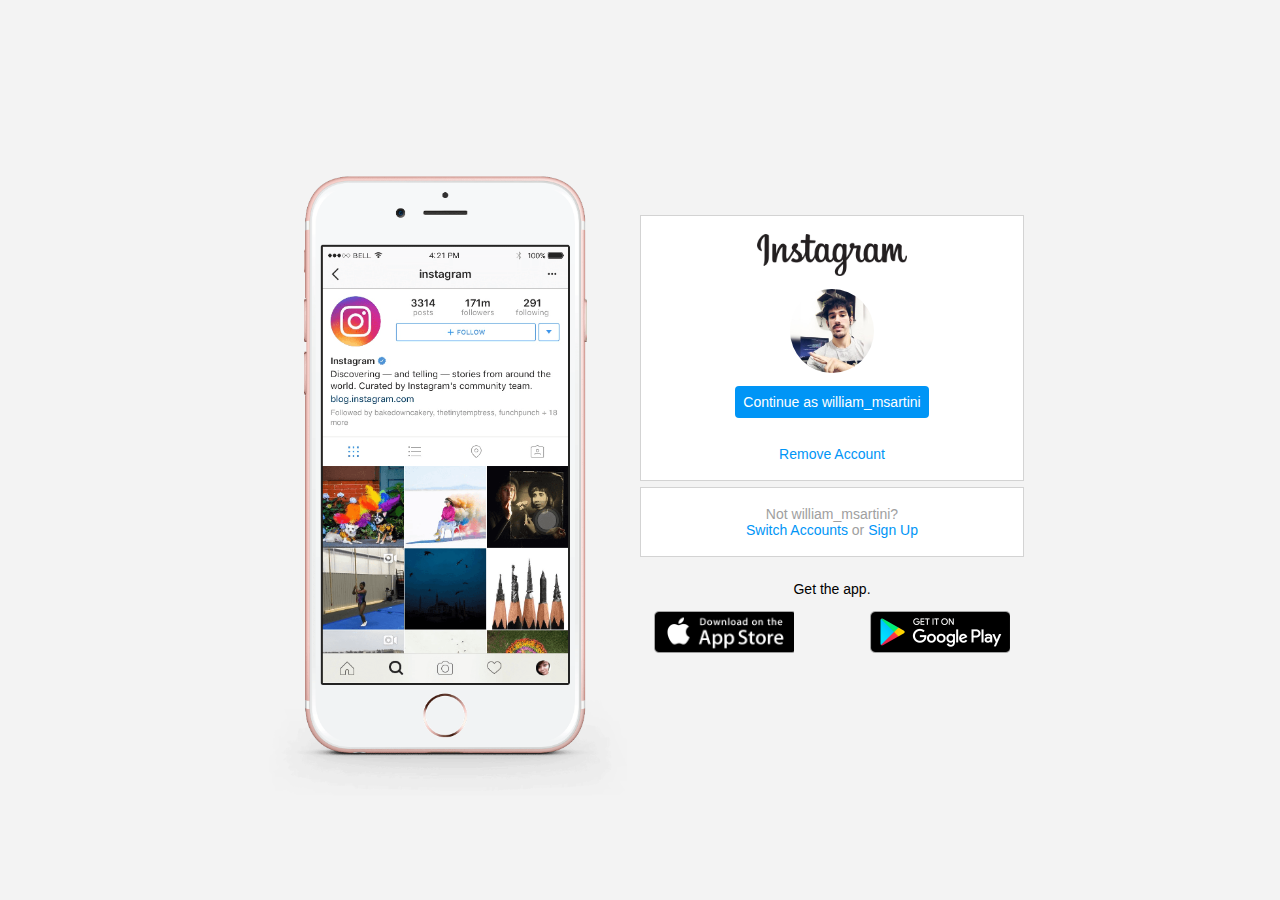
<file: 03.instagram-login/index.html>
<!DOCTYPE html>
<html lang="en">
<head>
    <meta charset="UTF-8">
    <meta http-equiv="X-UA-Compatible" content="IE=edge">
    <meta name="viewport" content="width=device-width, initial-scale=1.0">
    <link href="index.css" rel="stylesheet"/>
    <title>Instagram</title>
    </head>

    <body>
        <div class="instagram-wrapper">
            <div class="instagram-phone">
                <img src="img/instagram-celular.png" alt="celular" />
            </div><!--instagram-phone-->

            <div class="instagram-continue">
                <div class="group">
                    <img src="img/instagram-logo.png" class="instagram-logo" alt="instagram-logo" />

                    <div class="profile-photo">
                        <img src="img/perfil-instagram.jpg" alt="foto do perfil" />
                    </div><!--profile-photo-->

                    <a href="#" class="instagram-login">Continue as william_msartini</a>
                    <a href="#" class="instagram-logout">Remove Account</a>
                </div><!--group-->

                <div class="group">
                    <p class="not-account">Not william_msartini?</p>
                    <p class="not-account">
                        <span class="link-blue">Switch Accounts</span>
                        or
                        <span class="link-blue">Sign Up</span>
                    </p>
                </div><!--group-->

                <div class="get-the-app">
                    <p class="get-app">Get the app.</p>

                    <div class="download">
                        <a href="#" class="app-download"></a>
                        <a href="#" class="app-download"></a>
                    </div>
                </div>
            </div><!--instagram-continue-->
        </div><!--instagram-wrapper-->
    </body>
</html>
</file>
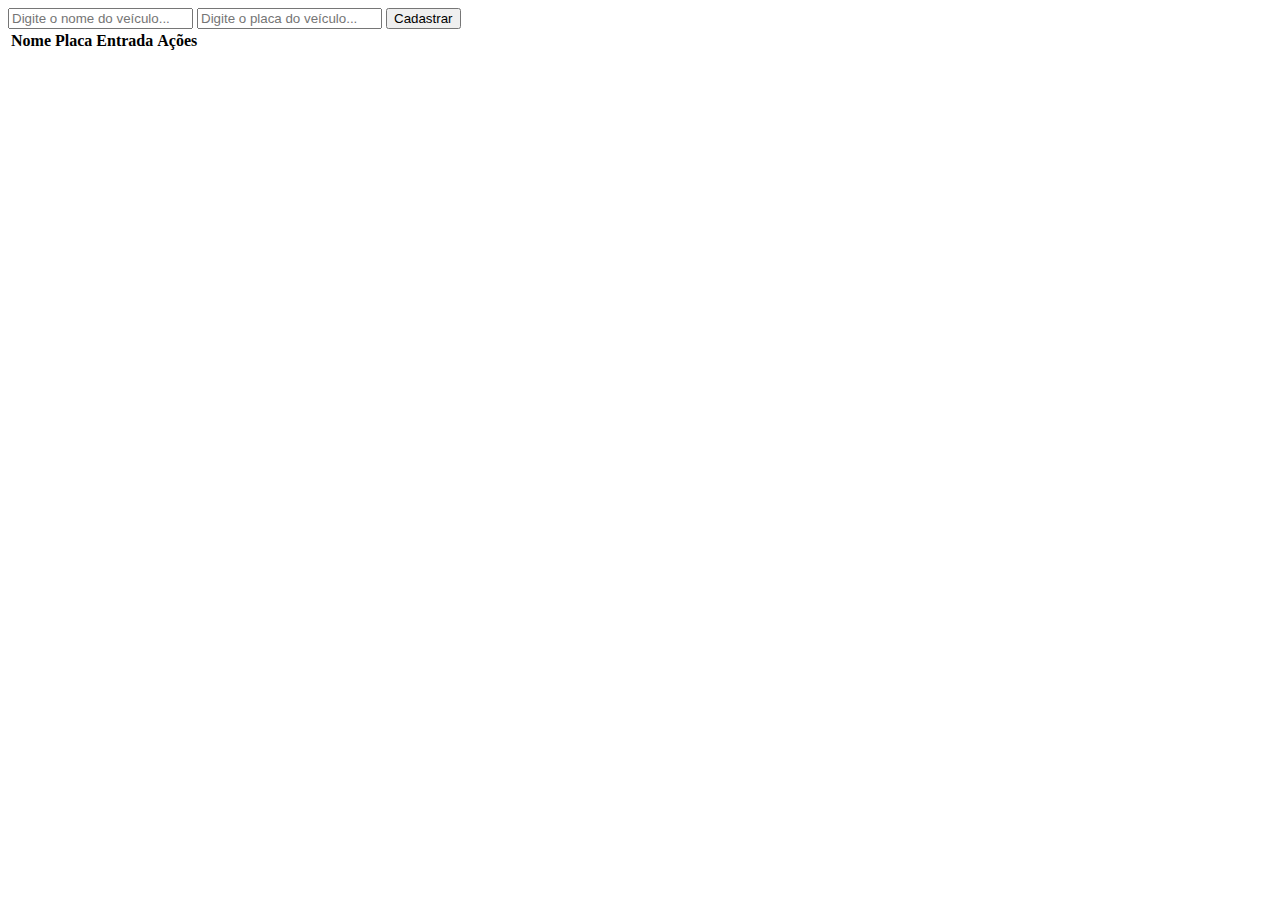
<file: 05.estacionamento/index.html>
<!DOCTYPE html>
<html lang="en">
    <head>
        <meta charset="UTF-8" />
        <meta name="viewport" content="width=device-width, initial-scale=1.0" />
        <title>Estacionamento</title>
    </head>

    <body>
        <input type="text" id="nome" placeholder="Digite o nome do veículo..." autocomplete="off" />
        <input type="text" id="placa" placeholder="Digite o placa do veículo..." autocomplete="off" />

        <button id="cadastrar">Cadastrar</button>

        <table>
            <thead>
                <tr>
                    <th>Nome</th>
                    <th>Placa</th>
                    <th>Entrada</th>
                    <th>Ações</th>
                </tr>
            </thead>

            <tbody id="patio"></tbody>
        </table>

        <script src="./script.js"></script>
    </body>
</html>
</file>
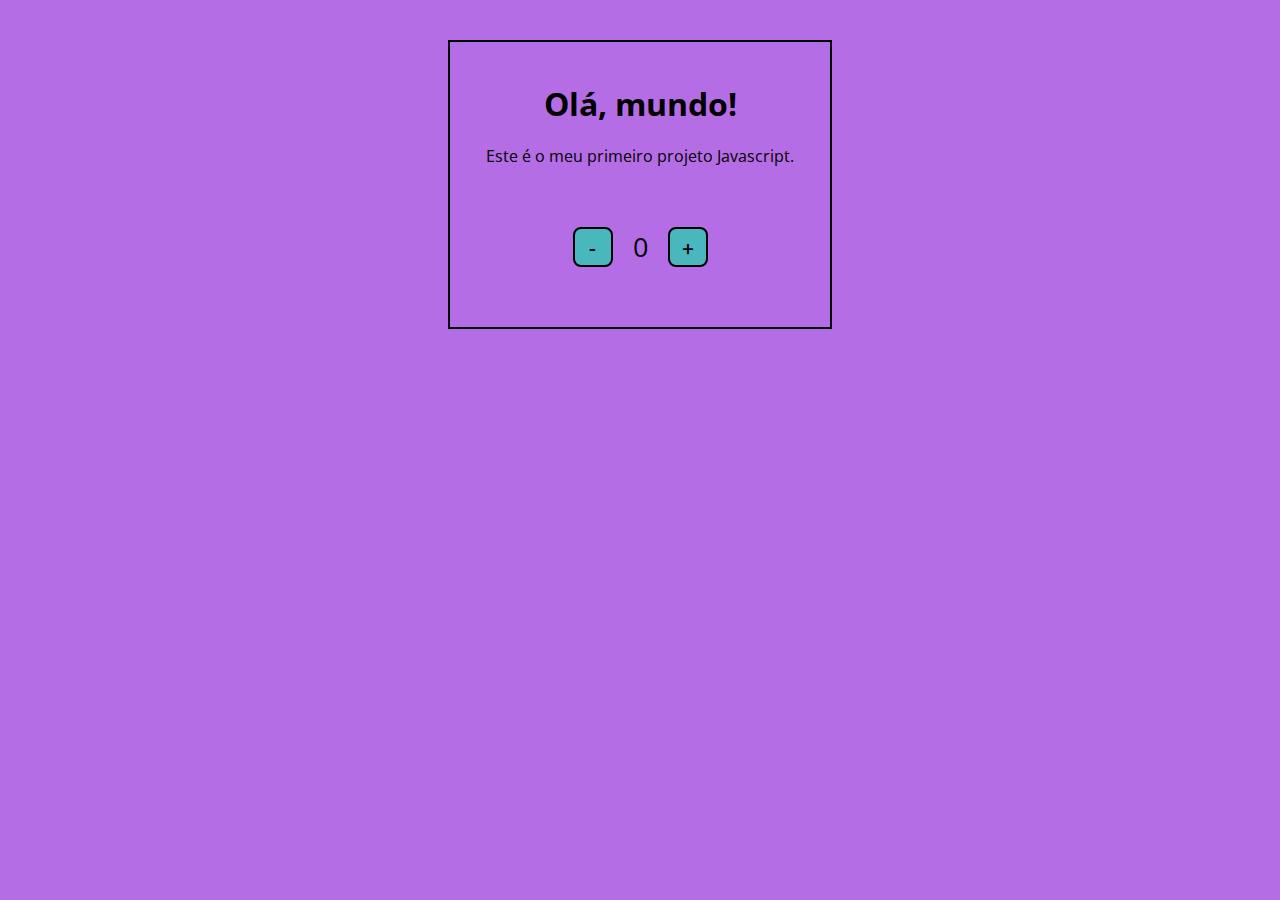
<file: 04.javascript/01.Contador/index.html>
<!DOCTYPE html>
<html lang="en">
<head>
    <meta charset="UTF-8">
    <meta http-equiv="X-UA-Compatible" content="IE=edge">
    <meta name="viewport" content="width=device-width, initial-scale=1.0">
    <title>Contador</title>
    <link href="assets/css/index.css" rel="stylesheet" />
</head>
<body>
    <div class="center">
        <h1>Olá, mundo!</h1>

        <p>Este é o meu primeiro projeto Javascript.</p>

        <div id="counter">
            <button id="buttonDown">-</button>
            <span id="currentNumber">0</span>
            <button id="buttonUp">+</button>
        </div><!--counter-->
    </div><!--center-->
    
    <script src="assets/js/index.js"></script>    
</body>
</html>
</file>
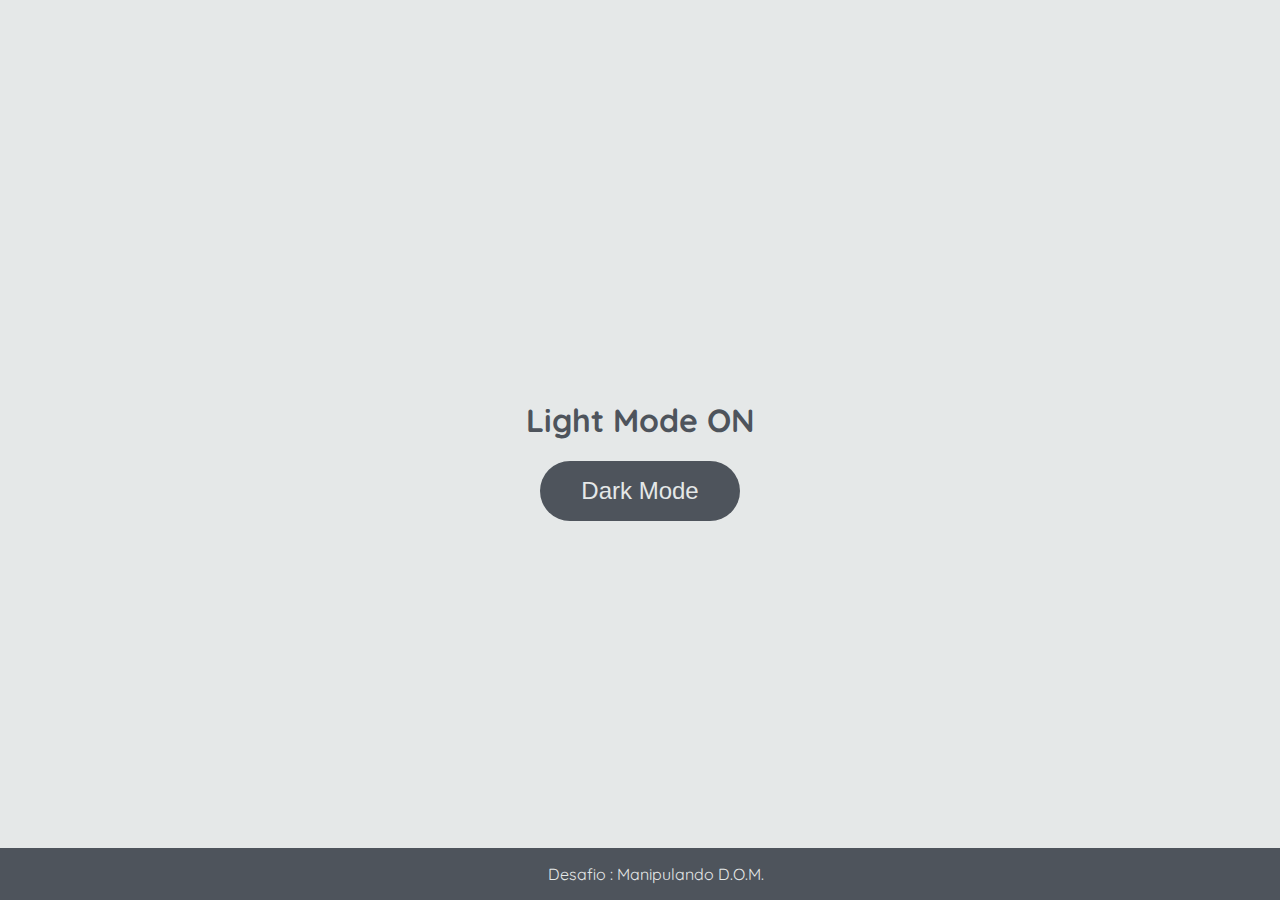
<file: 04.javascript/11.Manipulando-a-DOM-com-JavaScript/index.html>
<!DOCTYPE html>
<html>
    <head>
        <meta charset="utf-8" />
        <title></title>
        <link href="assets/css/style.css" rel="stylesheet" />
    </head>

    <body>
        <main>
            <h1 id="page-title">Light Mode ON</h1>
            <button aria-label="selecionar-modo" id="mode-selector">Dark Mode</button>
        </main>

        <footer>Desafio : Manipulando D.O.M.</footer>
        <script src="assets/js/config.js"></script>
    </body>
</html>
</file>
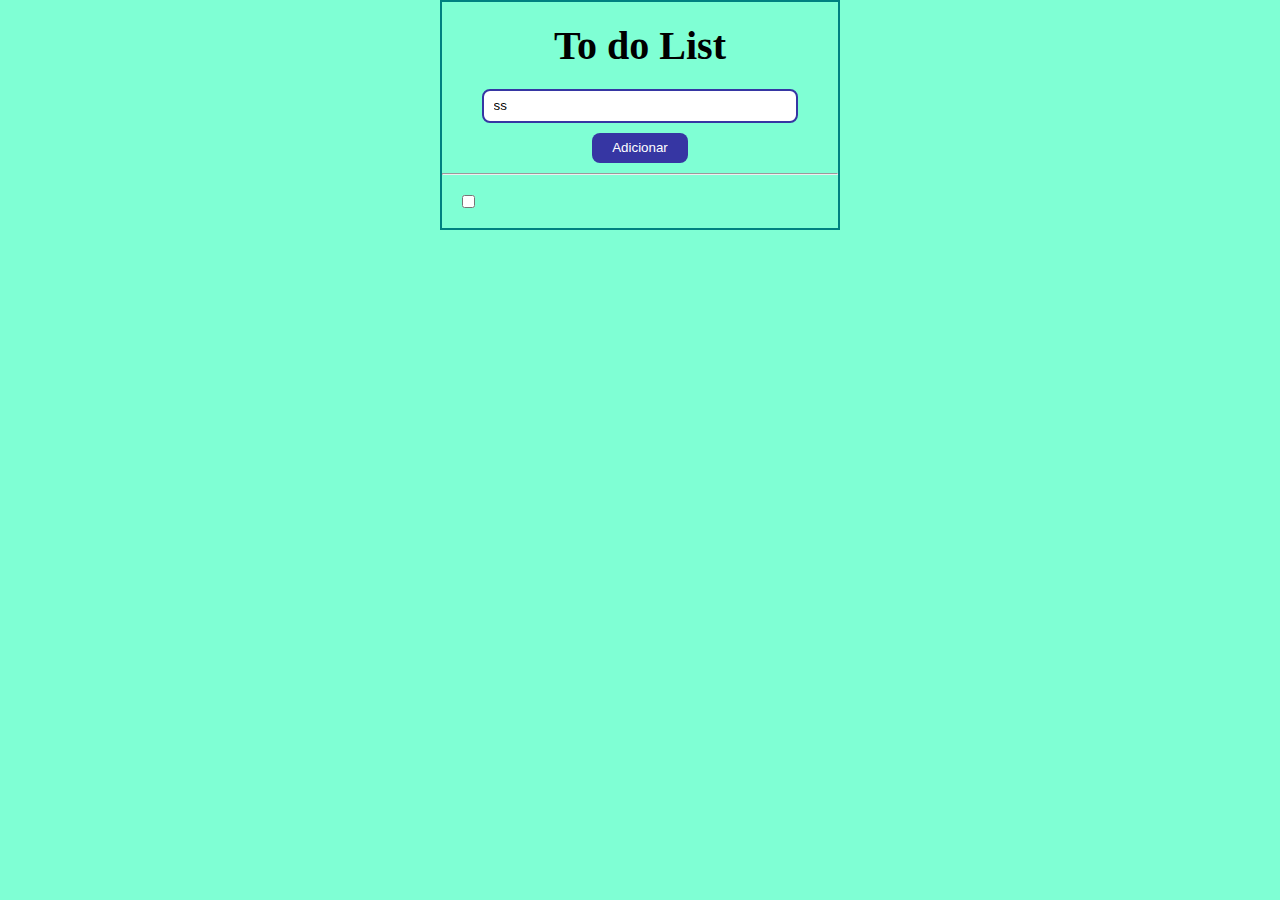
<file: 04.javascript/01.Introdução-ao-Javascript/02.To-do-List/index.html>
<!DOCTYPE html>
<html lang="en">
<head>
    <meta charset="UTF-8">
    <meta http-equiv="X-UA-Compatible" content="IE=edge">
    <meta name="viewport" content="width=device-width, initial-scale=1.0">
    <title>To do List</title>
    <link href="assets/css/index.css" rel="stylesheet" />
</head>
<body>
    <div class="container">
        <h1>To do List</h1>

        <input id="novaTarefa" type="text" placeholder="Nova tarefa..." value="ss"/>
        <button id="buttonAdd">Adicionar</button>

        <hr />

        <div id="lista" class="lista">
            <div class="item">
                <input type="checkbox" value=""/>
                <span></span>
            </div>
        </div>
    </div>

    <script src="assets/js/index.js"></script>
</body>
</html>
</file>
<file: 03.instagram-login/index.css>
* {
    padding: 0;
    margin: 0;
    box-sizing: border-box;
    text-decoration: none;
    font-family: sans-serif;
    font-size: 14px;
}

body{
    width: 100%;
    min-height: 100vh;
    background-color: rgb(243, 243, 243);
    margin: 0;
    padding: 0;
    display: flex;
    justify-content: center;
}

.instagram-wrapper {
    display: flex;
    align-items: center;
    justify-content: center;
    width: 60%;
    height: 100vh;
}

.instagram-phone {
    display: flex;
    align-items: center;
    justify-content: center;
    width: 50%;
}

.instagram-phone img {
    height: 50rem;
}

.instagram-continue {
    display: flex;
    align-items: center;
    justify-content: space-around;
    flex-direction: column;
    width: 50%;
    min-height: 34rem;
}

.group {
    display: flex;
    justify-content: space-between;
    align-items: center;
    flex-direction: column;
    background-color: #fff;
    width: 100%;
    padding: 1.3rem 0;
    border: 1px solid lightgray;
}

.group:nth-child(1) {
    min-height: 19rem;
}

.instagram-logo {
    height: 3rem;
}

.profile-photo {
    display: flex;
    justify-content: center;
    align-items: center;
    border-radius: 50%;
    overflow: hidden;
}

.profile-photo img {
    height: 6rem;
}

.instagram-login {
    background-color: #0095f6;
    color: #fff;
    padding: 8px;
    border-radius: 4px;
}

.instagram-logout {
    color: #0095f6;
    margin-top: 1rem;
}

.not-account {
    color: rgb(160, 160, 160);
}

.link-blue {
    color: #0095f6;
}

.get-the-app {
    display: flex;
    flex-direction: column;
    align-items: center;
    justify-content: center;
    width: 100%;
    padding: 1.3rem 0;
}

.download {
    display: flex;
    width: 100%;
    justify-content: space-between;
    align-items: center;
    padding: 1rem;
}

.app-download {
    height: 3rem;
    width: 10rem;
    background-size: cover;
}

.app-download:nth-child(1) {
    background-image: url('img/apple-button.png');
}

.app-download:nth-child(2) {
    background-image: url('img/googleplay-button.png');
}

@media (max-width: 1024px) {
    .instagram-wrapper {
        width: 90%;
    }
}

@media (max-width: 650px) {
    .body {
        background-color: #fff;
    }

    .intagram-wrapper {
        width: 90%;
    }

    .group {
        border: none;
    }

    .instagram-phone {
        display: none;
    }

    .instagram-continue {
        width: 100%;
    }
}
</file>
<file: 04.javascript/01.Contador/assets/css/index.css>
@import url('https://fonts.googleapis.com/css2?family=Open+Sans:wght@300;600&display=swap');

* {
    margin: 0;
    padding: 0;
    box-sizing: border-box;
    font-family: 'Open Sans', sans-serif;
}

body {
    display: flex;
    justify-content: center;
    background-color: rgb(181, 109, 230);
}

.center {
    display: flex;
    margin: 40px;
    padding: 20px;
    width: 30%;
    align-items: center;
    justify-content: center;
    flex-direction: column;
    border: 2px solid black;
}

h1 {
    margin: 20px;
}

p {
    margin-bottom: 20px;
}

#counter {
    display: flex;
    margin: 40px;
}

button {
    height: 40px;
    width: 40px;
    border-radius: 8px;
    border: 2px solid black;
    background-color: rgb(73, 183, 190);
    color: black;
    font-size: 16pt;
    font-weight: 600;
    text-align: center;
    cursor: pointer;
}

#currentNumber {
    display: flex;
    align-items: center;
    margin: 0 20px;
    font-size: 20pt;
}
</file>
<file: 04.javascript/11.Manipulando-a-DOM-com-JavaScript/assets/css/style.css>
@import url('https://fonts.googleapis.com/css2?family=Quicksand:wght@300;400;600&display=swap');

body {
	background-color: #e5e8e8;
	color: #4e545c;
	margin: 0;
	font-family: 'Quicksand';
}

body.dark-mode {
	background-color: #000401;
	color: #e5e8e8;
}

main {
	height: 100vh;
	width: 100%;
	display: flex;
	flex-direction: column;
	align-items: center;
	justify-content: center;
}

footer {
	width: 100%;
	background-color: #4e545c;
	padding: 16px;
	color: #e5e8e8;
	position: fixed;
	bottom: 0;
	text-align: center;
	font-weight: 400;
}

footer.dark-mode {
	background-color: #8d9797;
	color: #000401;
}

button {
	border-radius: 40px;
	font-size: 1.5rem;
	height: 60px;
	width: 200px;
	border: none;
	background-color: #4e545c;
	color: #e5e8e8;
	transition: all 0.5s linear;
}

button:hover {
	background-color: #000401;
}

button.dark-mode {
	background-color: #e5e8e8;
	color: #4e545c;
}

button.dark-mode:hover {
	background-color: #4e545c;
	color: #e5e8e8;
}
</file>
<file: 04.javascript/01.Introdução-ao-Javascript/02.To-do-List/assets/css/index.css>
* {
    margin: 0;
    padding: 0;
    box-sizing: border-box;
}

html, body {
    height: 100%;
    background-color:aquamarine;
}

.container {
    width: 400px;
    margin: 0 auto;
    border: 2px solid teal;
}

.container h1 {
    margin: 20px 0;
    font-size: 40px;
    text-align: center;
}

input[type="text"]{
    display: block;
    margin: 10px auto;
    padding: 0 10px;
    width: 80%;
    line-height: 30px;
    border: 2px solid #3636a3;
    border-radius: 8px;
}

button {
    display: block;
    margin: 10px auto;
    padding: 0 20px;
    line-height: 30px;
    background-color: #3636a3;
    color: white;
    border: none;
    border-radius: 8px;
    cursor: pointer;
}

.lista {
    margin: 20px;
}

.item {
    margin: 10px 0;
    display: flex;
}

.item span {
    margin: 0 5px;
}
</file>
